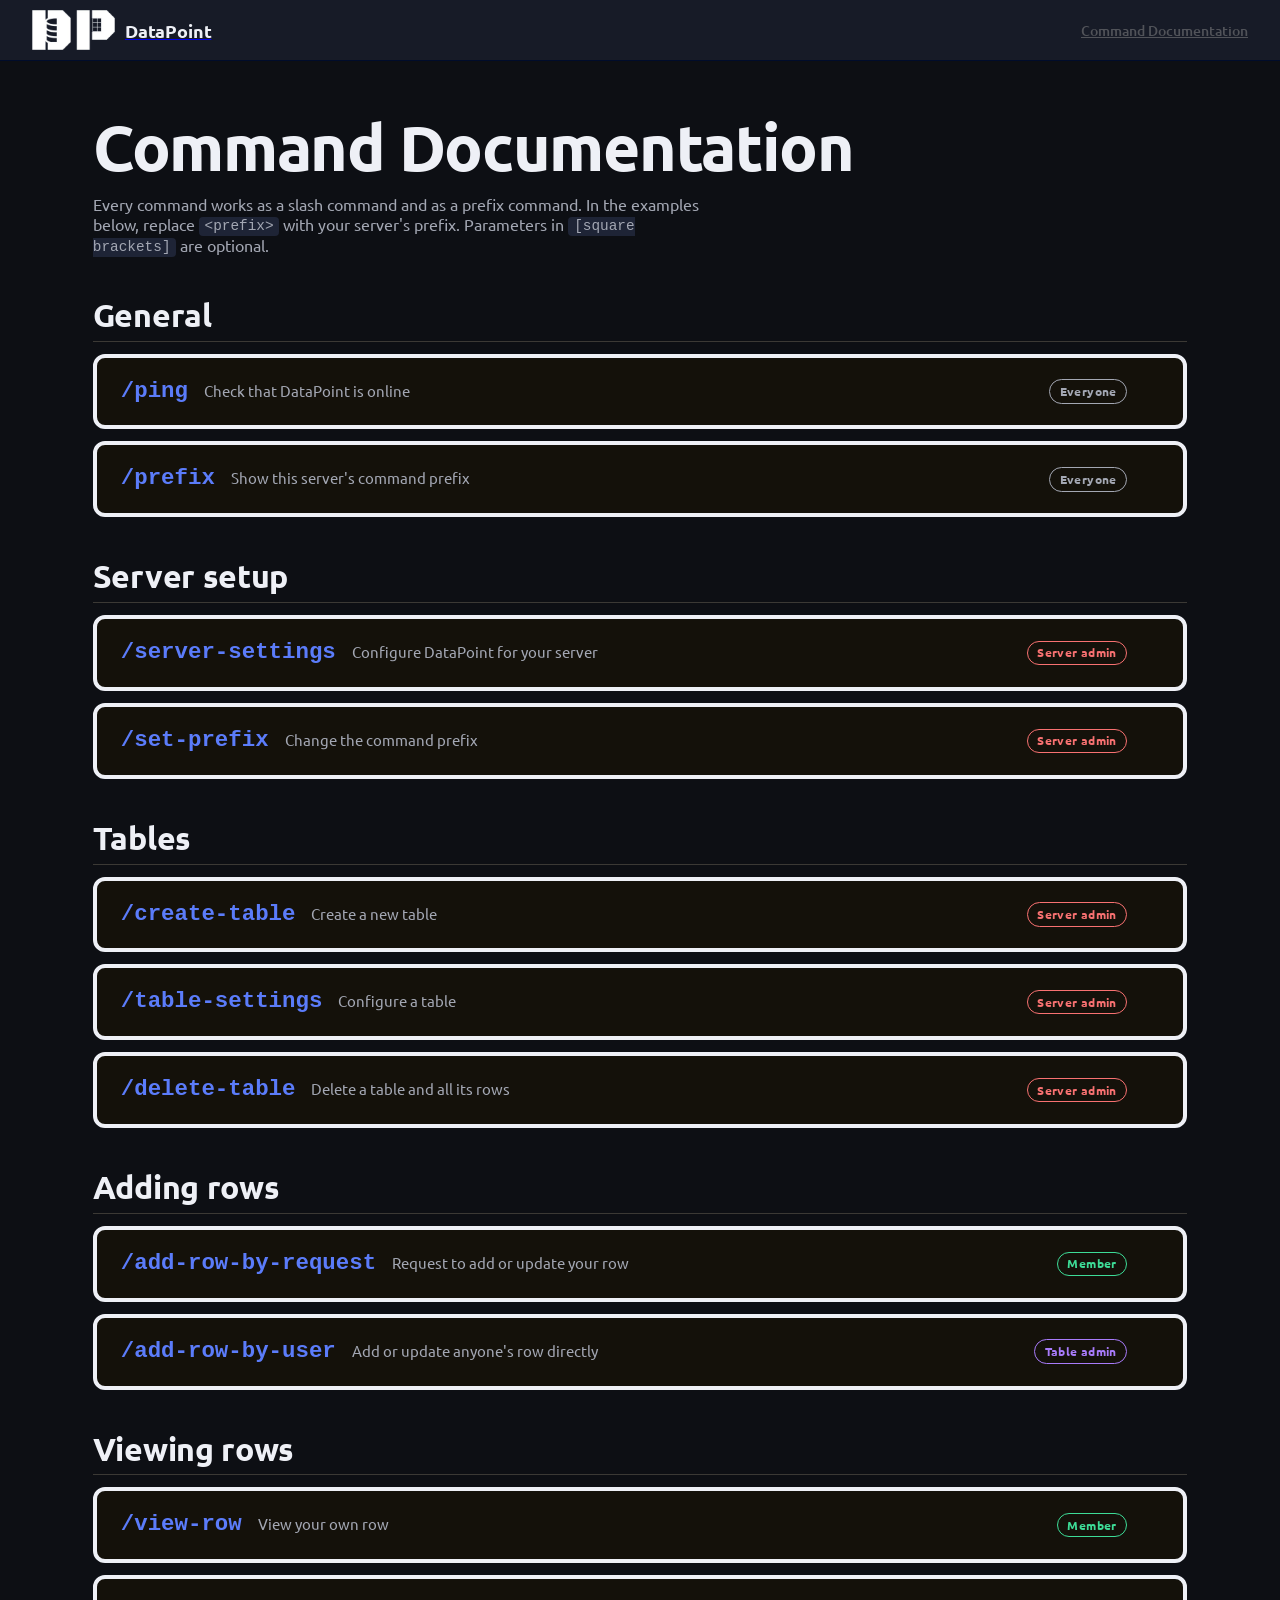
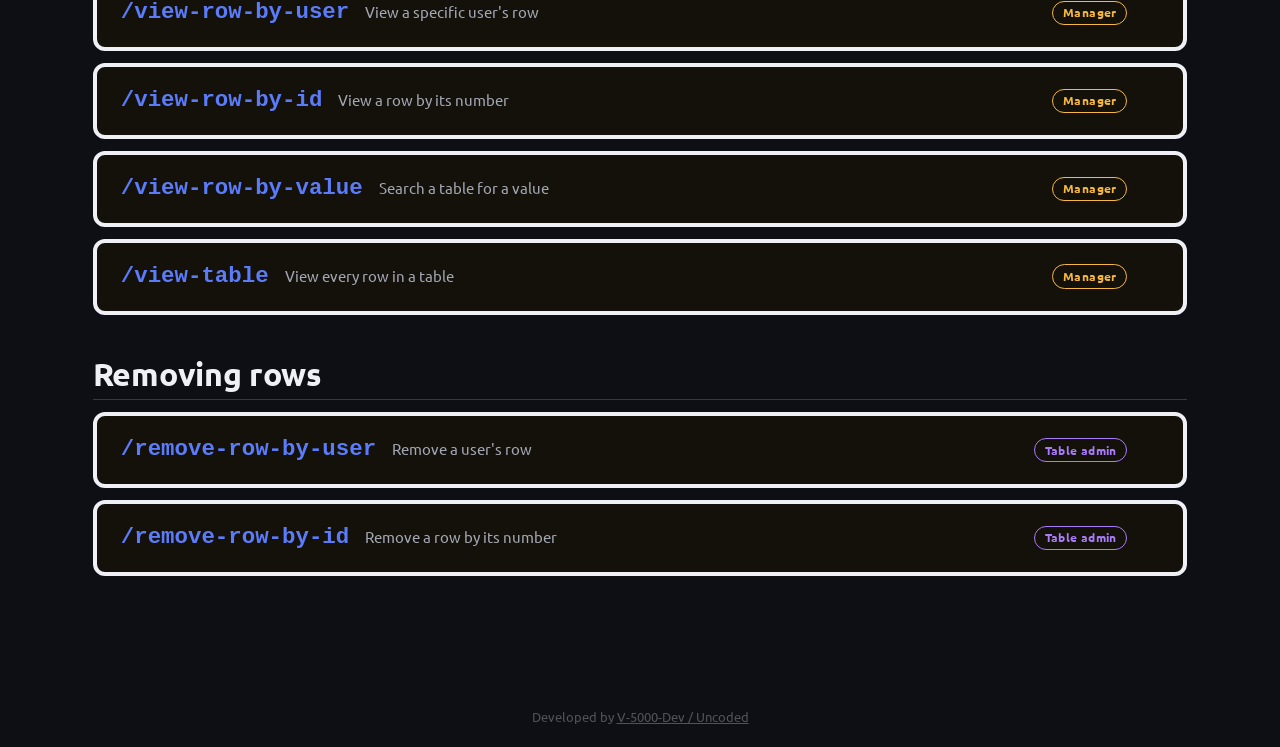
<file: documentation.html>
<!DOCTYPE html>
<html lang="en">
  <head>
    <meta charset="UTF-8"/>
    <meta name="viewport" content="width=device-width, initial-scale=1.0" />
    <link rel="icon" type="image/png" href="xvilogo2.png">
    <title>DataPoint – Command Documentation</title>
    <link rel="preconnect" href="https://fonts.googleapis.com" />
    <link rel="preconnect" href="https://fonts.gstatic.com" crossorigin />

    <link href="https://fonts.googleapis.com/css2?family=Inter:wght@400;500;600;700&family=Space+Grotesk:wght@600;700&display=swap" rel="stylesheet" />
    <link rel="stylesheet" href="style.css"/>
  </head>
  <body style="background-color: var(--color-bg)">
    <div id="header"></div>
    <main class="page-content-dropdown">
        <header class="docs-intro">
            <h1>Command Documentation</h1>
            <p>Every command works as a slash command and as a prefix command. In the examples below, replace <code>&lt;prefix&gt;</code> with your server's prefix. Parameters in <code>[square brackets]</code> are optional.</p>
        </header>

        <!-- ================= General ================= -->
        <section class="docs-section" id="general">
            <h2>General</h2>

            <details class="container-expandable" id="ping">
                <summary>
                    <code class="cmd-name">/ping</code>
                    <span class="cmd-desc">Check that DataPoint is online</span>
                    <span class="perm perm--everyone">Everyone</span>
                </summary>
                <div class="expandable-body">
                    <p>Shows the bot's latency.</p>

                    <h4>Usage</h4>
                    <pre><code>/ping
&lt;prefix&gt;ping</code></pre>

                    <h4>Parameters</h4>
                    <p>None.</p>
                </div>
            </details>

            <details class="container-expandable" id="prefix">
                <summary>
                    <code class="cmd-name">/prefix</code>
                    <span class="cmd-desc">Show this server's command prefix</span>
                    <span class="perm perm--everyone">Everyone</span>
                </summary>
                <div class="expandable-body">
                    <p>Shows the server's prefix.</p>

                    <h4>Usage</h4>
                    <pre><code>/prefix
&lt;prefix&gt;prefix</code></pre>

                    <h4>Parameters</h4>
                    <p>None.</p>
                </div>
            </details>
        </section>

        <!-- ================= Server setup ================= -->
        <section class="docs-section" id="server-setup">
            <h2>Server setup</h2>

            <details class="container-expandable" id="server-settings">
                <summary>
                    <code class="cmd-name">/server-settings</code>
                    <span class="cmd-desc">Configure DataPoint for your server</span>
                    <span class="perm perm--server">Server admin</span>
                </summary>
                <div class="expandable-body">
                    <p>Opens the server settings menu.</p>

                    <h4>Usage</h4>
                    <pre><code>/server-settings
&lt;prefix&gt;server-settings</code></pre>

                    <h4>Parameters</h4>
                    <p>None.</p>

                    <h4>Pages</h4>
                    <ol class="docs-steps">
                        <li><strong>Server admin roles:</strong> roles with full permissions on every table.</li>
                        <li><strong>Member log channel:</strong> where member commands are logged.</li>
                        <li><strong>Manager log channel:</strong> where manager commands are logged.</li>
                        <li><strong>Admin log channel:</strong> where admin commands are logged.</li>
                        <li><strong>Failed attempts:</strong> log commands used without permission.</li>
                        <li><strong>Backups:</strong> where daily backups are sent.</li>
                    </ol>
                </div>
            </details>

            <details class="container-expandable" id="set-prefix">
                <summary>
                    <code class="cmd-name">/set-prefix</code>
                    <span class="cmd-desc">Change the command prefix</span>
                    <span class="perm perm--server">Server admin</span>
                </summary>
                <div class="expandable-body">
                    <p>Changes the server's prefix.</p>

                    <h4>Usage</h4>
                    <pre><code>/set-prefix prefix:&lt;prefix&gt; [include_space:True]
&lt;prefix&gt;set-prefix &lt;new prefix&gt; [true]</code></pre>

                    <h4>Parameters</h4>
                    <table class="docs-table">
                        <thead>
                            <tr><th>Name</th><th>Required</th><th>Description</th></tr>
                        </thead>
                        <tbody>
                            <tr><td><code>prefix</code></td><td>Yes</td><td>The new prefix (max 3 characters).</td></tr>
                            <tr><td><code>include_space</code></td><td>No</td><td>Adds a space after the prefix.</td></tr>
                        </tbody>
                    </table>
                </div>
            </details>
        </section>

        <!-- ================= Tables ================= -->
        <section class="docs-section" id="tables">
            <h2>Tables</h2>

            <details class="container-expandable" id="create-table">
                <summary>
                    <code class="cmd-name">/create-table</code>
                    <span class="cmd-desc">Create a new table</span>
                    <span class="perm perm--server">Server admin</span>
                </summary>
                <div class="expandable-body">
                    <p>Creates a new table.</p>

                    <h4>Usage</h4>
                    <pre><code>/create-table name:&lt;table name&gt;
&lt;prefix&gt;create-table &lt;table name&gt;</code></pre>

                    <h4>Parameters</h4>
                    <table class="docs-table">
                        <thead>
                            <tr><th>Name</th><th>Required</th><th>Description</th></tr>
                        </thead>
                        <tbody>
                            <tr><td><code>name</code></td><td>Yes</td><td>The table's name (max 50 characters).</td></tr>
                        </tbody>
                    </table>
                </div>
            </details>

            <details class="container-expandable" id="table-settings">
                <summary>
                    <code class="cmd-name">/table-settings</code>
                    <span class="cmd-desc">Configure a table</span>
                    <span class="perm perm--server">Server admin</span>
                </summary>
                <div class="expandable-body">
                    <p>Opens the settings menu for a table.</p>

                    <h4>Usage</h4>
                    <pre><code>/table-settings table_name:&lt;table name&gt;
&lt;prefix&gt;table-settings &lt;table name&gt;</code></pre>

                    <h4>Parameters</h4>
                    <table class="docs-table">
                        <thead>
                            <tr><th>Name</th><th>Required</th><th>Description</th></tr>
                        </thead>
                        <tbody>
                            <tr><td><code>table_name</code></td><td>Yes</td><td>The table to configure.</td></tr>
                        </tbody>
                    </table>

                    <h4>Pages</h4>
                    <ol class="docs-steps">
                        <li><strong>Rename table:</strong> change the table's name.</li>
                        <li><strong>Manage columns:</strong> add or remove columns.</li>
                        <li><strong>Member roles:</strong> can request rows and view their own.</li>
                        <li><strong>Manager roles:</strong> can review requests and view the whole table.</li>
                        <li><strong>Admin roles:</strong> can add and remove any row.</li>
                        <li><strong>Request channel:</strong> where requests are sent.</li>
                        <li><strong>Request pings:</strong> ping managers on new requests.</li>
                    </ol>
                </div>
            </details>

            <details class="container-expandable" id="delete-table">
                <summary>
                    <code class="cmd-name">/delete-table</code>
                    <span class="cmd-desc">Delete a table and all its rows</span>
                    <span class="perm perm--server">Server admin</span>
                </summary>
                <div class="expandable-body">
                    <p>Permanently deletes a table.</p>

                    <h4>Usage</h4>
                    <pre><code>/delete-table name:&lt;table name&gt;
&lt;prefix&gt;delete-table &lt;table name&gt;</code></pre>

                    <h4>Parameters</h4>
                    <table class="docs-table">
                        <thead>
                            <tr><th>Name</th><th>Required</th><th>Description</th></tr>
                        </thead>
                        <tbody>
                            <tr><td><code>name</code></td><td>Yes</td><td>The table to delete.</td></tr>
                        </tbody>
                    </table>
                </div>
            </details>
        </section>

        <!-- ================= Adding rows ================= -->
        <section class="docs-section" id="adding-rows">
            <h2>Adding rows</h2>

            <details class="container-expandable" id="add-row-by-request">
                <summary>
                    <code class="cmd-name">/add-row-by-request</code>
                    <span class="cmd-desc">Request to add or update your row</span>
                    <span class="perm perm--member">Member</span>
                </summary>
                <div class="expandable-body">
                    <p>Requests to add or update your row. A manager must approve it.</p>

                    <h4>Usage</h4>
                    <pre><code>/add-row-by-request name:&lt;table name&gt;
&lt;prefix&gt;add-row-by-request &lt;table name&gt; &lt;value 1&gt; &lt;value 2&gt; ...</code></pre>

                    <h4>Parameters</h4>
                    <table class="docs-table">
                        <thead>
                            <tr><th>Name</th><th>Required</th><th>Description</th></tr>
                        </thead>
                        <tbody>
                            <tr><td><code>name</code></td><td>Yes</td><td>The table to add your row to.</td></tr>
                            <tr><td><code>values</code></td><td>Prefix only</td><td>One value per column, in order.</td></tr>
                        </tbody>
                    </table>
                </div>
            </details>

            <details class="container-expandable" id="add-row-by-user">
                <summary>
                    <code class="cmd-name">/add-row-by-user</code>
                    <span class="cmd-desc">Add or update anyone's row directly</span>
                    <span class="perm perm--admin">Table admin</span>
                </summary>
                <div class="expandable-body">
                    <p>Adds or updates a user's row without approval.</p>

                    <h4>Usage</h4>
                    <pre><code>/add-row-by-user name:&lt;table name&gt; user:&lt;@user&gt;
&lt;prefix&gt;add-row-by-user &lt;table name&gt; &lt;@user&gt; &lt;value 1&gt; &lt;value 2&gt; ...</code></pre>

                    <h4>Parameters</h4>
                    <table class="docs-table">
                        <thead>
                            <tr><th>Name</th><th>Required</th><th>Description</th></tr>
                        </thead>
                        <tbody>
                            <tr><td><code>name</code></td><td>Yes</td><td>The table to add the row to.</td></tr>
                            <tr><td><code>user</code></td><td>Yes</td><td>The user whose row to add or update.</td></tr>
                            <tr><td><code>values</code></td><td>Prefix only</td><td>One value per column, in order.</td></tr>
                        </tbody>
                    </table>
                </div>
            </details>
        </section>

        <!-- ================= Viewing rows ================= -->
        <section class="docs-section" id="viewing-rows">
            <h2>Viewing rows</h2>
            
            <details class="container-expandable" id="view-row">
                <summary>
                    <code class="cmd-name">/view-row</code>
                    <span class="cmd-desc">View your own row</span>
                    <span class="perm perm--member">Member</span>
                </summary>
                <div class="expandable-body">
                    <p>Shows your row.</p>

                    <h4>Usage</h4>
                    <pre><code>/view-row name:&lt;table name&gt; [view_raw:True]
&lt;prefix&gt;view-row &lt;table name&gt; [file]</code></pre>

                    <h4>Parameters</h4>
                    <table class="docs-table">
                        <thead>
                            <tr><th>Name</th><th>Required</th><th>Description</th></tr>
                        </thead>
                        <tbody>
                            <tr><td><code>name</code></td><td>Yes</td><td>The table to look in.</td></tr>
                            <tr><td><code>view_raw</code></td><td>No</td><td>Send the result as a <code>.txt</code> file.</td></tr>
                        </tbody>
                    </table>
                </div>
            </details>

            <details class="container-expandable" id="view-row-by-user">
                <summary>
                    <code class="cmd-name">/view-row-by-user</code>
                    <span class="cmd-desc">View a specific user's row</span>
                    <span class="perm perm--manager">Manager</span>
                </summary>
                <div class="expandable-body">
                    <p>Shows a user's row.</p>

                    <h4>Usage</h4>
                    <pre><code>/view-row-by-user name:&lt;table name&gt; user:&lt;@user&gt; [view_raw:True]
&lt;prefix&gt;view-row-by-user &lt;table name&gt; &lt;@user&gt; [file]</code></pre>

                    <h4>Parameters</h4>
                    <table class="docs-table">
                        <thead>
                            <tr><th>Name</th><th>Required</th><th>Description</th></tr>
                        </thead>
                        <tbody>
                            <tr><td><code>name</code></td><td>Yes</td><td>The table to look in.</td></tr>
                            <tr><td><code>user</code></td><td>Yes</td><td>The user whose row to show.</td></tr>
                            <tr><td><code>view_raw</code></td><td>No</td><td>Send the result as a <code>.txt</code> file.</td></tr>
                        </tbody>
                    </table>
                </div>
            </details>

            <details class="container-expandable" id="view-row-by-id">
                <summary>
                    <code class="cmd-name">/view-row-by-id</code>
                    <span class="cmd-desc">View a row by its number</span>
                    <span class="perm perm--manager">Manager</span>
                </summary>
                <div class="expandable-body">
                    <p>Shows a row by its number.</p>

                    <h4>Usage</h4>
                    <pre><code>/view-row-by-id name:&lt;table name&gt; row:&lt;number&gt; [view_raw:True]
&lt;prefix&gt;view-row-by-id &lt;table name&gt; &lt;number&gt; [file]</code></pre>

                    <h4>Parameters</h4>
                    <table class="docs-table">
                        <thead>
                            <tr><th>Name</th><th>Required</th><th>Description</th></tr>
                        </thead>
                        <tbody>
                            <tr><td><code>name</code></td><td>Yes</td><td>The table to look in.</td></tr>
                            <tr><td><code>row</code></td><td>Yes</td><td>The row number.</td></tr>
                            <tr><td><code>view_raw</code></td><td>No</td><td>Send the result as a <code>.txt</code> file.</td></tr>
                        </tbody>
                    </table>
                </div>
            </details>

            <details class="container-expandable" id="view-row-by-value">
                <summary>
                    <code class="cmd-name">/view-row-by-value</code>
                    <span class="cmd-desc">Search a table for a value</span>
                    <span class="perm perm--manager">Manager</span>
                </summary>
                <div class="expandable-body">
                    <p>Finds rows containing the search text.</p>

                    <h4>Usage</h4>
                    <pre><code>/view-row-by-value name:&lt;table name&gt; query:&lt;text&gt; [view_raw:True]
&lt;prefix&gt;view-row-by-value &lt;table name&gt; &lt;text&gt; [file]</code></pre>

                    <h4>Parameters</h4>
                    <table class="docs-table">
                        <thead>
                            <tr><th>Name</th><th>Required</th><th>Description</th></tr>
                        </thead>
                        <tbody>
                            <tr><td><code>name</code></td><td>Yes</td><td>The table to search.</td></tr>
                            <tr><td><code>query</code></td><td>Yes</td><td>The text to search for.</td></tr>
                            <tr><td><code>view_raw</code></td><td>No</td><td>Send the result as a <code>.txt</code> file.</td></tr>
                        </tbody>
                    </table>
                </div>
            </details>

            <details class="container-expandable" id="view-table">
                <summary>
                    <code class="cmd-name">/view-table</code>
                    <span class="cmd-desc">View every row in a table</span>
                    <span class="perm perm--manager">Manager</span>
                </summary>
                <div class="expandable-body">
                    <p>Shows every row in the table.</p>

                    <h4>Usage</h4>
                    <pre><code>/view-table name:&lt;table name&gt; [view_raw:True]
&lt;prefix&gt;view-table &lt;table name&gt; [file]</code></pre>

                    <h4>Parameters</h4>
                    <table class="docs-table">
                        <thead>
                            <tr><th>Name</th><th>Required</th><th>Description</th></tr>
                        </thead>
                        <tbody>
                            <tr><td><code>name</code></td><td>Yes</td><td>The table to show.</td></tr>
                            <tr><td><code>view_raw</code></td><td>No</td><td>Send the result as a <code>.txt</code> file.</td></tr>
                        </tbody>
                    </table>
                </div>
            </details>
        </section>

        <!-- ================= Removing rows ================= -->
        <section class="docs-section" id="removing-rows">
            <h2>Removing rows</h2>

            <details class="container-expandable" id="remove-row-by-user">
                <summary>
                    <code class="cmd-name">/remove-row-by-user</code>
                    <span class="cmd-desc">Remove a user's row</span>
                    <span class="perm perm--admin">Table admin</span>
                </summary>
                <div class="expandable-body">
                    <p>Removes a user's row.</p>

                    <h4>Usage</h4>
                    <pre><code>/remove-row-by-user name:&lt;table name&gt; user:&lt;@user&gt;
&lt;prefix&gt;remove-row-by-user &lt;table name&gt; &lt;@user&gt;</code></pre>

                    <h4>Parameters</h4>
                    <table class="docs-table">
                        <thead>
                            <tr><th>Name</th><th>Required</th><th>Description</th></tr>
                        </thead>
                        <tbody>
                            <tr><td><code>name</code></td><td>Yes</td><td>The table to remove the row from.</td></tr>
                            <tr><td><code>user</code></td><td>Yes</td><td>The user whose row to remove.</td></tr>
                        </tbody>
                    </table>
                </div>
            </details>

            <details class="container-expandable" id="remove-row-by-id">
                <summary>
                    <code class="cmd-name">/remove-row-by-id</code>
                    <span class="cmd-desc">Remove a row by its number</span>
                    <span class="perm perm--admin">Table admin</span>
                </summary>
                <div class="expandable-body">
                    <p>Removes a row by its number.</p>

                    <h4>Usage</h4>
                    <pre><code>/remove-row-by-id name:&lt;table name&gt; row:&lt;number&gt;
&lt;prefix&gt;remove-row-by-id &lt;table name&gt; &lt;number&gt;</code></pre>

                    <h4>Parameters</h4>
                    <table class="docs-table">
                        <thead>
                            <tr><th>Name</th><th>Required</th><th>Description</th></tr>
                        </thead>
                        <tbody>
                            <tr><td><code>name</code></td><td>Yes</td><td>The table to remove the row from.</td></tr>
                            <tr><td><code>row</code></td><td>Yes</td><td>The row number.</td></tr>
                        </tbody>
                    </table>
                </div>
            </details>
        </section>
    </main>

    <script src="main.js"></script>
  </body>
</html>
</file>
<file: style.css>
@import url("https://fonts.googleapis.com/css2?family=Ubuntu:ital,wght@0,400;0,500;0,700;1,500&display=swap");

:root {
  --font-body:    "Ubuntu", system-ui, sans-serif;
  --font-display: "Ubuntu", system-ui, sans-serif;
  --font-accent:  "Chakra Petch", system-ui, sans-serif;
  --color-bg:        #0d0f14;
  --color-header:    #11141a;
  --color-surface:   #171b27;
  --color-surface-offset:   #1e2436;
  --color-border:    #000c2b;
  --color-border-dull:    #3b3935;

  --color-primary:   #000c2b;
  --color-on-primary:#14110a;  
  --color-accent:    #5B7CFA; 

  --color-roadmap-accent:    #044b11; 
  --color-pinned-accent:    #850b0b; 

  --color-text:      #eef0f6;
  --color-muted:     #515359;
  --color-itchio: rgb(97, 99, 103);
  --color-discord: #5865F2;

--color-status-progress:      #F4B73F; 
--color-status-done:          #3DDC97;  
--color-status-planned:       #2b5bb6;  
--color-status-considering: #A87BFA; 
interpolate-size: allow-keywords;

}
html {
    margin: 0;
    padding: 0;
    font-size: 16px;
    -webkit-font-smoothing: antialiased;
    max-width: 100%;
    overflow-x: hidden;
}
body {
    font-family: var(--font-body);
    background-color: var(--color-bg);
    color: var(--color-text);
    max-width: 100%;
    overflow-x: hidden !important;
    display: flex;
    flex-direction: column;
    margin: 0;
    padding: 0;
    width: 100%;
}

.container-invisible
{
  box-sizing: border-box;
  display: flex;
  flex-direction: column;
  align-items: center;
  margin: 0 auto;
  padding: 2rem 2rem 2rem;
  gap: 1rem;
  width: 100%;
  overflow-x: hidden !important;
}
.container
{
  box-sizing: border-box;
  background: var(--color-on-primary);
  border: 4px solid var(--color-text);
  border-radius: 12px;
  display: flex;
  flex-direction: column;
  align-items: center;
  align-self: center;
  margin: 0 auto;
  padding: 2rem 2rem 2rem;
  gap: 1rem;
  width: 90%;
  overflow-x: hidden !important;
}
.container-expandable
{
  box-sizing: border-box;
  display: block;
  width: min(1100px, 90%);
  margin: 1rem auto;
  padding: 1rem 1.5rem;
  background: var(--color-on-primary);
  border: 4px solid var(--color-text);
  border-radius: 12px;
  text-align: left;
  overflow: hidden;
}
.container-expandable summary {
  position: relative;
  display: flex;
  flex-wrap: wrap;
  align-items: baseline;
  gap: 0.25rem 1rem;
  padding-right: 2rem; 
  cursor: pointer;
  font-family: var(--font-display);
  font-size: clamp(1.1rem, 2vw, 1.4rem);
  font-weight: 700;
  list-style: none;
}
.container-expandable summary::-webkit-details-marker {
  display: none;
}
.container-expandable::details-content {
  height: 0;
  opacity: 0;
  overflow: hidden;
  transition: height 0.3s ease, opacity 0.3s ease, content-visibility 0.3s allow-discrete;
}
.container-expandable[open]::details-content {
  height: auto;
  opacity: 1;
}
.expandable-body {
  padding-top: 0.75rem;
  text-align: left;
}
.expandable-body :is(h1, h2, h3, h4, h5, h6) { text-align: left; }
.expandable-body > :first-child { margin-top: 0; }

:root {
  --font-mono: ui-monospace, "SF Mono", Menlo, Consolas, monospace;
  --color-muted-light: #a3a7b3; 
.docs-intro {
  width: min(1100px, 90%);
  margin: 0 auto 1.5rem;
  text-align: left;
}
.docs-intro h1 {
  text-align: left;
  margin: 0 0 0.5rem;
}
.docs-intro p {
  margin: 0;
  color: var(--color-muted-light);
}

.cmd-name {
  font-family: var(--font-mono);
  font-size: 1em;
  color: var(--color-accent);
  background: none;
  padding: 0;
}
.cmd-desc {
  font-family: var(--font-body);
  font-size: 0.95rem;
  font-weight: 400;
  color: var(--color-muted-light);
}
.expandable-body {
  border-top: 1px solid var(--color-border-dull);
  margin-top: 0.75rem;
  padding-top: 1rem;
  line-height: 1.6;
}
.expandable-body p {
  max-width: none;
  margin: 0 0 0.75rem;
}
.expandable-body h4 {
  margin: 1.25rem 0 0.4rem;
  font-size: 0.8rem;
  letter-spacing: 0.08em;
  text-transform: uppercase;
  color: var(--color-muted-light);
}
.expandable-body code,
.docs-intro code,
.docs-section > p code,
.docs-section li code {
  font-family: var(--font-mono);
  font-size: 0.9em;
  background: var(--color-surface-offset);
  padding: 0.1em 0.4em;
  border-radius: 4px;
}
.expandable-body pre {
  margin: 0 0 0.75rem;
  padding: 0.75rem 1rem;
  background: var(--color-surface);
  border: 1px solid var(--color-border-dull);
  border-radius: 8px;
  overflow-x: auto;
}
.expandable-body pre code {
  background: none;
  padding: 0;
  font-size: 0.9rem;
}
.docs-table {
  width: 100%;
  border-collapse: collapse;
  margin-bottom: 0.75rem;
  font-size: 0.95rem;
}
.docs-table th,
.docs-table td {
  text-align: left;
  vertical-align: top;
  padding: 0.5rem 0.75rem;
  border-bottom: 1px solid var(--color-border-dull);
}
.docs-table th {
  font-size: 0.8rem;
  letter-spacing: 0.05em;
  text-transform: uppercase;
  color: var(--color-muted-light);
}
.docs-steps {
  margin: 0;
  padding-left: 1.5rem;
}
.docs-steps li {
  margin-bottom: 0.4rem;
}
.docs-section {
  width: min(1100px, 90%);
  margin: 2.5rem auto 0;
  text-align: left;
  line-height: 1.6;
  scroll-margin-top: 80px;
}
.docs-section > h2,
.docs-section > h3 {
  text-align: left;
}
.docs-section > h2 {
  margin: 0 0 0.75rem;
  padding-bottom: 0.4rem;
  border-bottom: 1px solid var(--color-border-dull);
}
.docs-section > h3 {
  margin: 1.5rem 0 0.5rem;
  font-size: 1.1rem;
}
.docs-section > p {
  max-width: none;
  margin: 0 0 0.75rem;
  color: var(--color-muted-light);
}
.docs-section .container-expandable {
  width: 100%;
  margin: 0.75rem 0;
}
.docs-section .container-expandable[id],
.docs-section[id] {
  scroll-margin-top: 80px;
}
.docs-section a,
.expandable-body a {
  color: var(--color-accent);
  text-decoration: none;
}
.docs-section a:hover,
.expandable-body a:hover {
  text-decoration: underline;
}
.perm {
  display: inline-block;
  padding: 0.1rem 0.6rem;
  border-radius: 999px;
  font-family: var(--font-body);
  font-size: 0.75rem;
  font-weight: 700;
  letter-spacing: 0.03em;
  white-space: nowrap;
  border: 1px solid currentColor;
}
.container-expandable summary .perm {
  margin-left: auto;
  align-self: center;
}
.perm--everyone { color: var(--color-muted-light); }
.perm--member   { color: var(--color-status-done); }
.perm--manager  { color: var(--color-status-progress); }
.perm--admin    { color: var(--color-status-considering); }
.perm--server   { color: #f87171; }
.expandable-body > :last-child  { margin-bottom: 0; }

.container-small
{
  box-sizing: border-box;
  min-width: 1200px;
  max-width: 1000px;
  background: var(--color-on-primary);
  border: 3px solid var(--color-text);
  border-radius: 12px;
  display: flex;
  flex-direction: column;
  align-items: center;
  align-self: center;
  margin: 0 auto;
  padding: .5rem .5rem .5rem;
  gap: 1rem;
  width: 90%;
  overflow-x: hidden !important;
}
.stack{
  display: flex;
  flex-direction: column;
  gap: 15rem;
}
h1, h2, h3, h4, h5, h6, h7 {
  text-align: center;
  text-transform: none;
  font-family:  var(--font-display);
  line-height:  1.2;
  font-weight:  700;
  color:        var(--color-text);
}


h1 { font-size: clamp(3rem, 5vw, 4rem); letter-spacing: -0.02em; }
h2 { font-size: clamp(1.4rem, 2.5vw, 2rem); letter-spacing: -0.01em; margin-top: 2.5rem; }
h3 { font-size: clamp(1.25rem, 2.2vw, 1.75rem); }
h4 { font-size: clamp(1rem, 2vw, 1.5rem); }
h5{ font-size: clamp(.9em, 1.8vw, 1.2rem); }
h6{ font-size: clamp(.8em, 1.6vw, 1rem); }
h7 {font-size: 0.75rem;font-weight: 600;letter-spacing: 0.08em;color: var(--color-muted);margin-top: 1.5rem;}

p  { max-width: 68ch; margin-top: 0.75rem; }

.italic-text
{
  font-family: var(--font-accent);
  font-style: italic;
  font-weight: 700;
  color: var(--color-muted);

}
.stat-number
{
  font-weight: 700;
  color: var(--color-text);
}

.banner {
    width: 100%;
}

.banner img {
    mask-image: linear-gradient(to bottom, #000 200%, transparent 100%);
    -webkit-mask-image: linear-gradient(to bottom, #000 2.5vw, transparent 100%);
    display: block;
    width: 100%;
    height: auto;
}
.logo {
  width:  38px;
  height: 38px;
  flex-shrink: 0;
}
.topbar {
  position:         sticky;
  top:              0;
  z-index:          100;
  display:          flex;
  align-items:      center;
  justify-content:  space-between;
  padding:          0 2rem;
  height:           60px;
  background:       var(--color-surface);
  border-bottom:    1px solid var(--color-border);
  backdrop-filter:  blur(8px);
}
.topbar-wordmark {
  font-family:    var(--font-display);
  font-size:      1.1rem;
  font-weight:    700;
  letter-spacing: -0.01em;
  color:          var(--color-text);
}
.topbar-logo {
  display:     flex;
  align-items: center;
  gap:         0.65rem;
}

.topbar-nav {
  display:    flex;
  align-items: center;
  gap:        1.75rem;
}

.nav-link {
  font-family: var(--font-display);
  font-size:   0.9rem;
  font-weight: 500;
  color:       var(--color-muted);
  transition:  color 0.15s ease;
}

.nav-link:hover {
  color: var(--color-text);
}

.site-footer {
  padding:     1.5rem 1rem;
  text-align:  center;
  font-family: var(--font-body);
  font-size:   0.8rem;
  color:       var(--color-muted);
}

.site-footer a {
  color:      var(--color-muted);
  text-decoration: underline;
  transition: color 0.15s ease;
}

.site-footer a:hover {
  color: var(--color-text);
}

.dropdown {
  position: relative;
}

.dropdown-trigger {
  display:     flex;
  align-items: center;
  gap:         0.3rem;
  font-family: var(--font-body);
  font-size:   0.9rem;
  font-weight: 500;
  color:       var(--color-muted);
  background:  none;
  border:      none;
  cursor:      pointer;
  padding:     0;
  transition:  color 0.15s ease;
}

.dropdown-trigger:hover,
.dropdown.open .dropdown-trigger {
  color: var(--color-text);
}

.dropdown-chevron {
  width:      10px;
  height:     10px;
  transition: transform 0.2s ease;
}

.dropdown.open .dropdown-chevron {
  transform: rotate(180deg);
}

.dropdown-panel {
  position:      absolute;
  top:           calc(100% + 10px);
  right:         0;
  left:          auto;
  min-width:     200px;
  font-family: var(--font-body);
  background:    var(--color-surface);
  border:        1px solid var(--color-border);
  border-radius: var(--radius-md);
  padding:       0.4rem;
  box-shadow:    0 8px 24px rgba(0,0,0,0.4);
  opacity:       0;
  visibility:    hidden;
  transform:     translateY(-4px);
  transition:    opacity 0.15s ease, transform 0.15s ease, visibility 0.15s;
}

.dropdown.open .dropdown-panel {
  opacity:    1;
  visibility: visible;
  transform:  translateY(0);
}

.dropdown-group-label {
  display:        block;
  padding:        0.4rem 0.75rem 0.2rem;
  font-size:      0.7rem;
  font-weight:    600;
  letter-spacing: 0.08em;
  font-family: var(--font-body);
  text-transform: uppercase;
  color:          var(--color-muted);
}

.dropdown-item {
  display:       block;
  padding:       0.5rem 0.75rem;
  font-size:     0.875rem;
  font-weight:   500;
  font-family: var(--font-body);
  color:         var(--color-text);
  border-radius: var(--radius-sm);
  transition:    background 0.1s ease;
}

.dropdown-item:hover {
  background: var(--color-border);
}
.roadmap {
  display: flex;
  flex-direction: row;
  flex-wrap: wrap;
  align-items: stretch;
  font-family: var(--font-display);
  gap: 1.5rem;
  width: 100%;
}
.page-content {
  display: flex;
  flex-direction: row;
  flex-wrap: wrap;
  text-align: center;
  max-width: 1400px;
  margin:    0 auto;
  padding:   3rem 2rem 6rem;
}
.page-content-dropdown {
  box-sizing: border-box;
  width: 100%;
  max-width: 1400px;
  margin:    0 auto;
  padding:   3rem 2rem 6rem;
  text-align: center;
}
.roadmap-box{
  display: flex;
  flex-direction: column;
  align-items: center;
  box-sizing: border-box;
  width: 200px;
  min-height: 300px;
  padding: 0px;
  border: 5px solid var(--color-border-dull);
  background-color: var(--color-surface);
  overflow-wrap: anywhere;
}
.roadmap-box > h5 {
  margin: 0.75rem 0.5rem;
}
.roadmap-box-title{
  display:flex;
  justify-content: center;
  align-items: center;
  text-align: center;
  box-sizing: border-box;
  width: 100%;
  min-height: 50px;
  padding: 0.5rem;
  margin:  0px;
  background-color: var(--color-header);
}
.roadmap-box-title h3 {
  margin: 0;
  font-size: clamp(2rem, 2.1rem, 1.9rem);
}
.roadmap-status h4 {
  margin: 0;
}
.roadmap-status{
  display:flex;
  justify-content: center;
  align-items: center;
  width: 100%;
  height: 50px;
  padding: 0px;
  margin: auto 0 1rem;
  box-sizing: border-box;
  color: var(--color-on-primary);
  font-weight: 600;
}
.roadmap-status--completed  { background-color: var(--color-status-done); }
.roadmap-status--progress   { background-color: var(--color-status-progress); }
.roadmap-status--planned { background-color: var(--color-status-planned); }
.roadmap-status--considering   { background-color: var(--color-status-considering); }
.link-row {
  display: grid;
  grid-template-columns: repeat(auto-fit, minmax(600px, 400px));
  grid-auto-rows: 1fr;  
  justify-content: center;
  gap: 1rem;
  width: 100%;
}

.link-box {
  display: flex;
  align-items: center;
  width: 600px;
  gap: 1rem;
  min-height: 140px;
  padding: 1.25rem 1.5rem;
  box-sizing: border-box;
  border: 4px solid var(--color-border);
  border-radius: var(--radius-lg);
  text-decoration: none;
  color: inherit;
  overflow: hidden;   
  transition: transform 0.2s ease, border-color 0.2s ease, box-shadow 0.2s ease;
}

.link-box h3 {
  flex: 1;
  min-width: 0;
  margin: 0;
  text-align: left;
  font-size: clamp(1.7rem, 1.9vw, 1.4rem);
  line-height: 1.3;
}

.link-box img {
  width: 98px;
  height: 98px;
  margin-left: auto;
  flex-shrink: 0;
  object-fit: contain;
  transition: transform 0.25s ease;
}

.link-box img.link-box-logo {
  width: auto;
  height: 64px;
}

.link-box:hover,
.link-box:focus-visible {
  transform: translateY(-4px);
  border-color: var(--color-primary);
  box-shadow: var(--shadow-glow);
  outline: none;
}

.link-box--discord {background: transparent; border: 4px solid var(--color-text); border-radius: 10px;}
.link-box--invite  {background: transparent;  border: 4px solid var(--color-text); border-radius: 10px;}
.text-box{
  max-width: 800px;
  border-radius: 8px;
  display: flex;
  align-items: center;
  
}
.intro-text em {
  font-family: var(--font-body);
  font-style: italic;
  font-weight: 600;
  color: var(--color-primary);
}
.pinned-box {
  display: flex;
  align-items: center;
  gap: 1rem;
  max-height: 50px;
  max-width: 600px;
  min-width: 600px;
  padding: 1.25rem 1.5rem;
  box-sizing: border-box;
  border: 3px solid var(--color-border-dull);
  border-radius: 12px;
  text-decoration: none;
  color: inherit;
  overflow: hidden;   
  transition: transform 0.2s ease, border-color 0.2s ease, box-shadow 0.2s ease;
}
.pinned-box:hover,
.pinned-box:focus-visible {
  transform: translateY(-4px);
  background-color: var(--color-header);
  border-color: var(--color-border);
  box-shadow: var(--shadow-glow);
  outline: none;
}
}
/* .list
{
  padding: 0;
  display: grid;
  grid-template-columns: repeat(auto-fill, minmax(200px, 1fr));
}
.list-cards
{
  align-items: center;
  text-align: center;
  display: flex;
  max-height: 50px;
  border: 1px solid #ddd;
  border-radius: 12px;}
</file>
